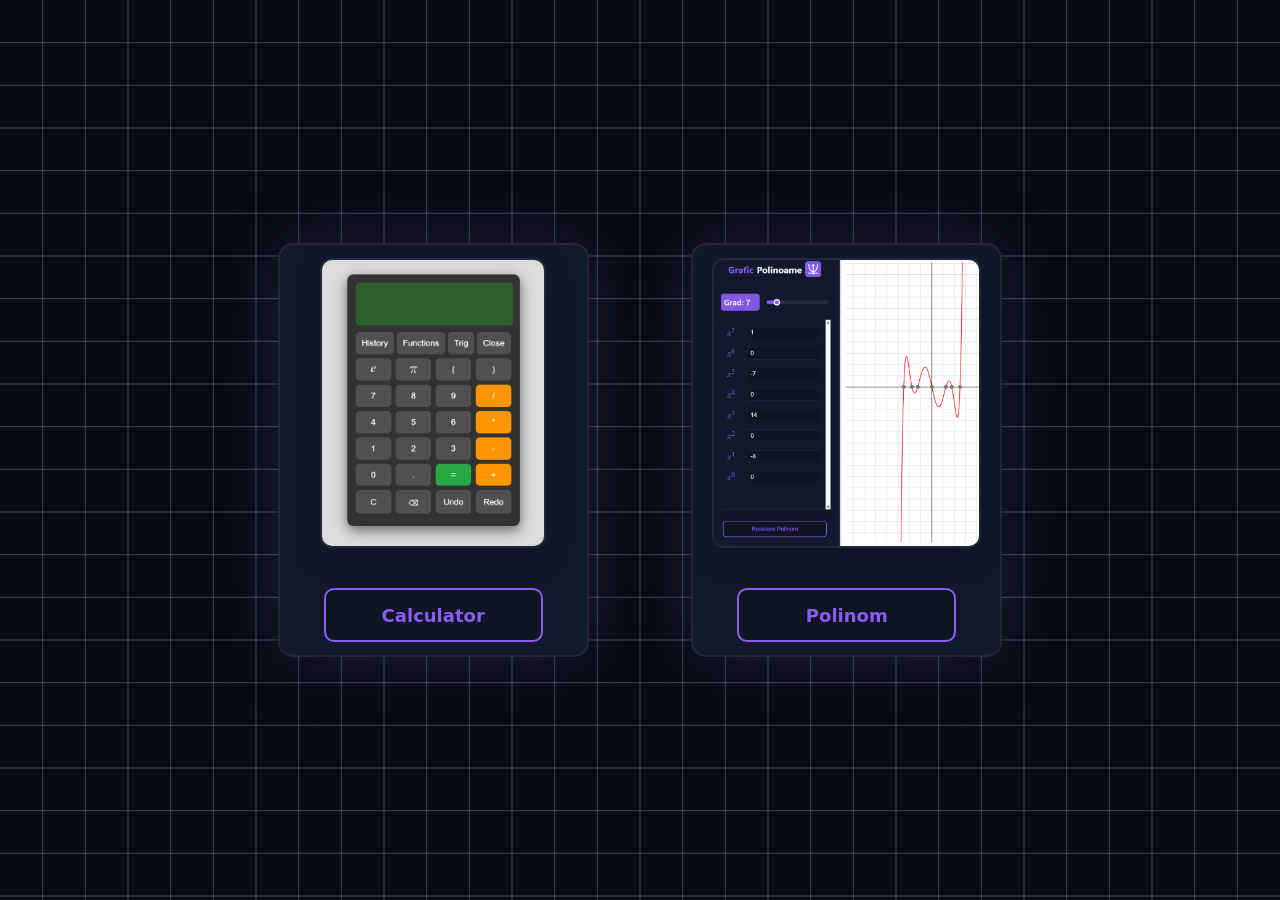
<file: index.html>
<!DOCTYPE html>

<html>

    <head>
        <title> Proiect de atestat </title>
        <link href = "style.css" rel = "stylesheet"/>
    </head>

    <body>
        <canvas> </canvas>

        <div id = 'card-container'>
            <div class = 'card'>
                <img src = 'calculator_cover.png'/>
                <a href = 'calculator.html'> Calculator </a>
            </div>

            <div class = 'card'>
                <img src = 'polinom_cover.png'/>
                <a href = 'poly.html'> Polinom </a>
            </div>
        </div>

    </body>

    <script>
        const canvas = document.querySelector('canvas');
        const ctx = canvas.getContext('2d');
        
        canvas.width = canvas.offsetWidth;
        canvas.height = canvas.offsetHeight;

        ctx.lineWidth = 1;
        ctx.fillStyle = 'hsl(224, 37%, 5%)';
        ctx.strokeStyle = 'rgba(171, 205, 239, 0.3)';

        ctx.fillRect(0, 0, canvas.width, canvas.height);

        const grid_size = {
            x: 30, y: 30 * canvas.height / canvas.width
        };
        
        ctx.beginPath();

        const delta_x = canvas.width / grid_size.x;
        const delta_y = canvas.height / grid_size.y;
        let x = delta_x, y = delta_y;

        while(x < canvas.width){
            ctx.moveTo(x, 0);
            ctx.lineTo(x, canvas.height);
            x += delta_x;
        }
       
        while(y < canvas.height){
            ctx.moveTo(0, y);
            ctx.lineTo(canvas.width, y);
            y += delta_y;
        }
            
        ctx.stroke();
        
    </script>

</html>
</file>
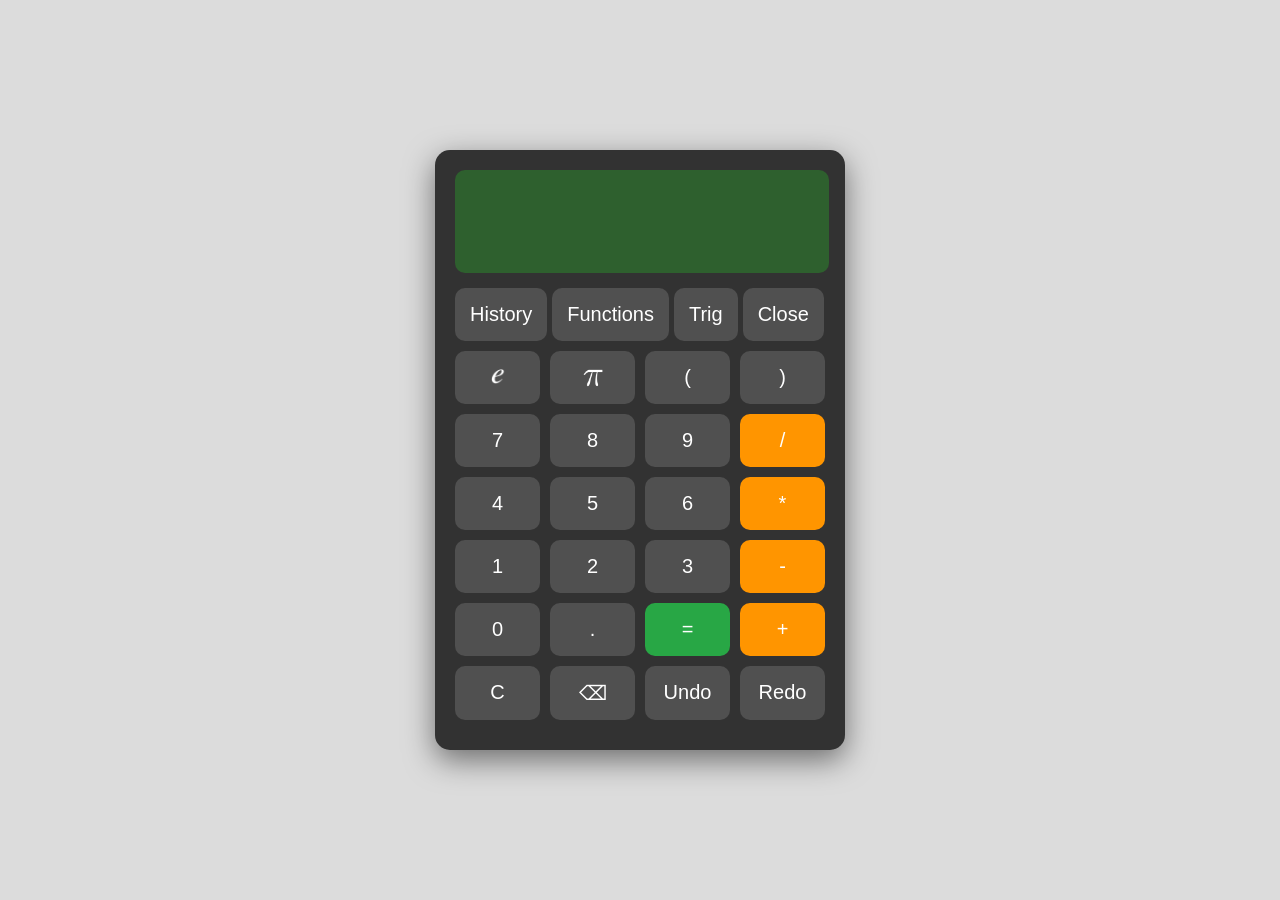
<file: calculator.html>
<!DOCTYPE html>
<html lang="en">
<head>
    <title>Scientific Calculator</title>
    <link href = "calc_style.css" rel = "stylesheet"/>
</head>

<body>
    <div id="calculator">

        <input id="display" readonly>

        <div class="top-bar">
            <button onclick="open_history()">History</button>
            <button id="func-btn">Functions</button>
            <button id="trig-btn">Trig</button>
            <button id="close-table-btn">Close</button>
        </div>

        <div class="grid">

            <button onclick= "appendToDisplay('2.7183')" style = "position: relative;">
                <img src = "euler e icon.png" style = "position: absolute; width:28px;
                    top: 50%; left: 50%; translate: -50% -50%; 
                    aspect-ratio: 1 / 1; filter: brightness(1.4);
                "/>
            </button>

            <button onclick= "appendToDisplay('3.1415')" style = "position: relative;">
                <img src = "pi icon.png" style = "position: absolute; width: 20px;
                    top: 50%; left: 50%; translate: -50% -50%; 
                    aspect-ratio: 1 / 1; filter: brightness(1.4);
                "/>
            </button>

            <button id = "open-bracket-btn"></button>
            <button id = "close-bracket-btn"></button>

            <button onclick="appendToDisplay('7')">7</button>
            <button onclick="appendToDisplay('8')">8</button>
            <button onclick="appendToDisplay('9')">9</button>
            <button class="operator" onclick="appendToDisplay('/')">/</button>

            <button onclick="appendToDisplay('4')">4</button>
            <button onclick="appendToDisplay('5')">5</button>
            <button onclick="appendToDisplay('6')">6</button>
            <button class="operator" onclick="appendToDisplay('*')">*</button>

            <button onclick="appendToDisplay('1')">1</button>
            <button onclick="appendToDisplay('2')">2</button>
            <button onclick="appendToDisplay('3')">3</button>
            <button class="operator" onclick="appendToDisplay('-')">-</button>

            <button onclick="appendToDisplay('0')">0</button>
            <button onclick="appendToDisplay('.')">.</button>
            <button class="equal">=</button>
            <button class="operator" onclick="appendToDisplay('+')">+</button>

            <button onclick="clearDisplay()">C</button>
            <button onclick="deleteChar()">⌫</button>
            <button onclick="undoAction()">Undo</button>
            <button onclick="redoAction()">Redo</button>
        </div>
    </div>

    <div id="func-table" class="panel">
        <button onclick="raise_to_power(2)">x²</button>
        <button onclick="raise_to_power(3)">x³</button>
        <button onclick="raise_to_power(-1)">1/x</button>
        <button onclick="root(2)">√</button>
        <button onclick="root(3)">∛</button>
        <button onclick="factorial()">n!</button>
        <button onclick="absoluteValue()">|x|</button>
        <button onclick="exponentiate(2)">2<sup>x</sup></button>
        <button onclick = "exponentiate(10)">10<sup>x</sup></button>
        <button onclick="log(10)">log<sub>10</sub></button>
        <button onclick="log(2)">log<sub>2</sub></button>
        <button onclick="log(2.718)">ln</button>
    </div>

    <div id="trig-table" class="panel">
        <button onclick="Sin()">sin</button>
        <button onclick="Cos()">cos</button>
        <button onclick="Tan()">tan</button>
        <button onclick="Cot()">cot</button>
        <button onclick="Sec()">sec</button>
        <button onclick="Cosec()">cosec</button>
        <button onclick="Arcsin()">asin</button>
        <button onclick="Arccos()">acos</button>
        <button onclick="Arctan()">atan</button>
        <button onclick="Arccot()">acot</button>
        <button onclick="ConvertRad()">→Rad</button>
        <button onclick="ConvertDeg()">→Deg</button>
    </div>

    <div id="history-tab">
        <div id = "history-bar">
            <button onclick="close_history()">Back</button>
            <button onclick="clear_history()">Clear</button>
            <button onclick="delete_last_from_history()">Delete Last</button>
        </div>

        <div id = "history-btn-grid"> </div>
    </div>


    <script src="calc_script.js"></script>

</body>

</html>
</file>
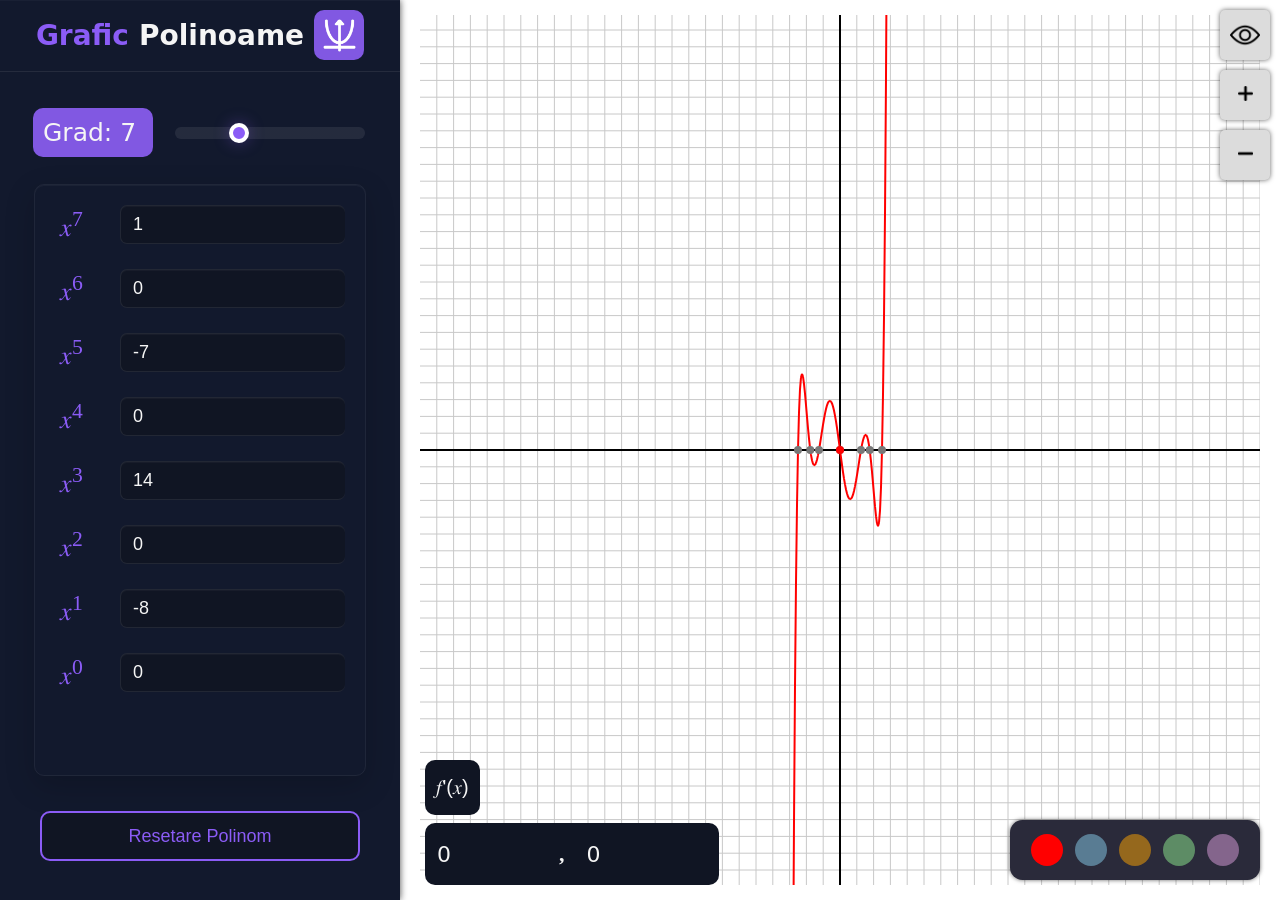
<file: poly.html>
<!DOCTYPE html>

<html>
    <head>
        <title> Rezolvare polinoame </title>
        <link rel = "stylesheet" href = "poly_style.css"> </link>
    </head>

    <body>
        <div id = "input-container"> 
            <div style = 'display: flex; flex-direction: row; gap: 10px;
            width: 100%; align-items: center; justify-content: center;
            border-bottom: 1px solid rgba(255,255,255,0.08);
            box-shadow: inset 0 1px 0 rgba(255,255,255,0.03);
            margin-bottom: 10px;
            '>
                <h1 style = 'color: #8B5CF6; font-family: system-ui; 
                font-size: 28px'> Grafic </h1>

                <h1 style = 'color: whitesmoke; font-family: system-ui;
                font-size: 28px;'> Polinoame </h1>

                <div id = 'logo'> 
                    <img src = 'parabola.png' />
                </div>
            </div>

            <div id = "range-container">
                <h1> Grad: 7 </h1>
                <input type = "range" max = "20" min = "1" value = "7"> </input>
            </div>

            <div id = "coef-container"> </div>

            <button id = "reset-btn"> Resetare Polinom </button>
        </div>

        <canvas id = "canvas"> </canvas>

        <button id = 'see-sol-btn' class = 'side-btn'> 
            <img src = 'view.png' style = 'width: 30px; aspect-ratio: 1 / 1;'/>
        </button>

        <button id = 'zoom-in-btn' class = 'side-btn'> 
            <img src = 'plus_icon.png' style = 'width: 15px; aspect-ratio: 1 / 1;'/>
        </button>

        <button id = 'zoom-out-btn' class = 'side-btn'> 
            <img src = 'minus_icon.png' style = 'width: 15px; aspect-ratio: 1 / 1;'/>
        </button>

        <div id = 'color-selector'> 
            <button id = 'btn-red' style = 'background-color: red;'> </button>

            <button id = 'btn-skyblue' style = 'background-color: skyblue; opacity: 0.5;'> 
            </button>

            <button id = 'btn-orange' style = 'background-color: orange; opacity: 0.5;'> 
            </button>

            <button id = 'btn-lightgreen' style = 'background-color: lightgreen; opacity: 0.5;'> 
            </button>

            <button id = 'btn-plum' style = 'background-color: plum; opacity: 0.5;'> 
            </button>
        </div>

        <div id = 'x-input-container'>
            <input type = 'text' maxlength = "6" value = '0' />
            <h2>,</h2>
            <input type = 'text' value = '0' readonly style = 'pointer-events: none;'/>
        </div>

        <button id = 'derivative-btn'>&#119891'(&#119909)</button>

        <div id = "solution-holder"> 
            <h1> Radaciniile </h1>
        </div>

    </body>

    <script src = "poly_script.js"> </script>

</html>
</file>
<file: style.css>
body {
    height: 100vh;
    margin: 0px;
}

#card-container {
    position: fixed;
    width: 100%; height: 100%;
    top: 50%; left: 50%;
    translate: -50% -50%;
    display: flex; gap: 8%;
    flex-direction: row;
    align-items: center;
    justify-content: center;
}

.card {
    display: flex; gap: 15px;
    flex-direction: column;
    align-items: center;
    justify-content: center;
    width: 24%; aspect-ratio: 3 / 4;
    background-color: #12192D;
    border-radius: 15px;
    transition: transform 0.1s linear;
    border: 2px solid rgba(255,255,255,0.06);
    box-shadow: 0 0 70px rgba(139, 92, 246, 0.2);;
    backdrop-filter: blur(70px);
}
.card:hover {
    transform: scale(1.1);
}

.card img {
    height: 70%;
    border-radius: 12px;
    border: 2px solid rgba(255,255,255,0.06);
    box-shadow:inset 0 2px 0 rgba(255,255,255,0.04),
        0 10px 30px rgba(0,0,0,0.18);
}

.card a {
    width: 70%; height: 50px;
    color: #8B5CF6;
    background-color: #101523;
    border: 2px solid #8B5CF6;
    border-radius: 10px;
    cursor: pointer;
    margin-top: 25px;
    display: flex; flex-direction: column;
    justify-content: center;
    align-items: center;
    text-decoration: none;
    font-size: 18px;
    font-family: system-ui;
    font-weight: 600;
}

canvas {
    position: fixed;
    top: 0; left: 0;
    width: 100%; height: 100%;
}
</file>
<file: calc_style.css>
body {
    background: rgb(220, 220, 220);
    height: 100vh;
    margin: 0px;
}

#calculator {
    background: rgb(50, 50, 50);
    padding: 20px;
    border-radius: 15px;
    box-shadow: 0 10px 30px rgba(0,0,0,0.5);
    width: 370px; height: 560px;
    position: fixed;
    top: 50%; left: 50%;
    translate: -50% -50%;
    user-select: none;
}

#display {
    width: 100%; height: 18%;
    font-size: 30px;
    margin-bottom: 15px;
    border-radius: 10px; border: none;
    text-align: left; text-indent: 5%;
    background: hsl(120, 35%, 28%);
    color: white; pointer-events: none;
}

.grid {
    display: grid;
    grid-template-columns: repeat(4, 1fr);
    gap: 10px;
}

button {
    padding: 15px;
    font-size: 20px;
    border: none;
    border-radius: 10px;
    cursor: pointer;
    background: rgb(80, 80, 80);
    color: white;
    transition: 0.2s;
}

button:hover {
    background: rgb(105, 105, 105);
}

.operator {
    background: #ff9500;
}

.equal {
    background: #28a745;
}

.top-bar {
    display: flex;
    gap: 5px;
    margin-bottom: 10px;
}

.panel {
    display: none;
    position: fixed;
    top: 50%; left: 50%;
    translate: -50% -50%;
    background: #2c2c3e;
    padding: 30px; border-radius: 15px;
    box-shadow: 0 10px 30px rgba(0,0,0,0.7);
    grid-template-columns: repeat(3, 1fr);
    gap: 10px; user-select: none;
}

@keyframes fade-in{
    from{ opacity: 0; }to{opacity: 1; }
}

@keyframes fade-out{
    from{ opacity: 1; }to{opacity: 0; }
}


#history-tab {
    width: 400px;
    display: none;
    position: absolute;
    top: 50%; left: 50%;
    transform: translate(-50%, -50%);
    background: #2c2c3e;
    padding: 20px;
    padding-left: 0; padding-right: 0;
    border-radius: 15px;
    user-select: none;
}

.hist-grid-btn {
    background: #555;
}

#history-btn-grid {
    margin-top: 20px;
    display: flex;
    flex-direction: column;
    align-items: center;
}

#history-btn-grid button {
    width: 100%; height: 60px;
    border-radius: 0px;
    background-color: transparent;
    transition: 0.1s; font-size: 25px;
}

#history-btn-grid button:hover {
    background-color: hsl(240, 17%, 30%);
}

#history-bar {
    display: flex; gap: 15px;
    flex-direction: row;
    justify-content: center;
}
</file>
<file: poly_style.css>
#body {
    margin: 0;
}

h1, h2, h3, button {
    user-select: none;
}

#input-container {
    position: fixed;
    top: 0; left: 0;
    width: 400px; height: 100vh;
    background-color: #12192D;
    box-shadow: 0 0 7px rgba(0, 0, 0, 0.7);
    display: flex; gap: 10px;
    flex-direction: column;
    align-items: center;
}

canvas {
    position: fixed;
    right: 20px; top: 15px;
    height: calc(100vh - 30px);
    width: calc(100vw - 440px);
    transition: filter 0.1s linear, opacity 0.1s linear;
}

#reset-btn {
    width: 80%; height: 50px;
    color: #8B5CF6;
    background-color: hsl(224, 39%, 10%);
    border: 2px solid #8B5CF6;
    border-radius: 10px;
    font-size: 18px;
    cursor: pointer;
    margin-top: 25px;
    transition: filter 0.1s linear, transform 0.1s linear;
}
#reset-btn:hover{
    filter: brightness(1.2);
    transform: scale(1.1);
}

#range-container{
    display: flex; gap: 20px;
    flex-direction: row;
    align-items: center; 
    justify-content: center;
}

#range-container h1 {
    font-size: 25px;
    font-family: system-ui;
    color: whitesmoke;
    font-weight: 500;
    min-width: 100px;
    background-color: #8158e2;
    padding: 10px; border-radius: 10px;
}

#range-container input {
    --progress: 0%;
    -webkit-appearance: none;
    appearance: none;
    width: 190px;
    height: 12px;
    border-radius: 999px;
    cursor: pointer;
    outline: none;
    background: transparent;
    transition: 0.2s;
}

#range-container input::-webkit-slider-thumb {
   -webkit-appearance: none;
    width: 20px; height: 20px;
    border-radius: 50%;
    background: #8B5CF6;
    border: 4px solid white;
    cursor: pointer;
    box-shadow: 0 0 16px rgba(139,92,246,0.35);
    translate: 0 -20%;
}

#range-container input::-webkit-slider-runnable-track {
    height: 12px;
    border-radius: 999px;
    background:linear-gradient(
        to right,
        #8B5CF6 0%,
        #8B5CF6 var(--progress),
        rgba(255,255,255,0.08) var(--progress),
        rgba(255,255,255,0.08) 100%
    );
}


#coef-container {
    overflow-y: scroll;
    height: calc(100% - 350px);
    border: 1px solid rgba(255,255,255,0.06);
    box-shadow:inset 0 1px 0 rgba(255,255,255,0.04),
        0 10px 30px rgba(0,0,0,0.18);
    border-radius: 10px;
    padding: 20px; padding-left: 25px;
    display: flex; gap: 25px;
    flex-direction: column;
}

.coef-input {
    display: flex;
    flex-direction: row;
    align-items: center;
    gap: 25px;
}
.coef-input h1 {
    color: #8B5CF6;
    font-size: 26px;
    font-weight: lighter;
    width: 35px;
    padding: 0; margin: 0;
}
.coef-input input {
    background-color: #101523;
    outline: none; color: whitesmoke;
    border-radius: 7px;
    border: 1px solid rgba(255,255,255,0.08);
    box-shadow: inset 0 1px 0 rgba(255,255,255,0.03);
    height: 35px; width: 220px;
    text-indent: 10px;
    font-size: 18px;
    border-right: 0;
}

#solution-holder {
    display: none;
    position: fixed; width: 400px;
    top: 50%; left: calc(50% + 200px);
    translate: -50% -50%;
    background-color: #2c2c3e;
    box-shadow: 0 0 5px rgba(0, 0, 0, 0.8);
    border-radius: 15px;
    flex-direction: column; gap: 15px;
    align-items: center;
    justify-content: center;
    padding-top: 15px; padding-bottom: 20px;
}

#solution-holder h1 {
    font-size: 28px;
    padding: 0; margin: 0;
    margin-bottom: 15px;
    color: whitesmoke;
}

@keyframes fade-in{
    from{ opacity: 0; }to{opacity: 1; }
}

@keyframes fade-out{
    from{ opacity: 1; }to{opacity: 0; }
}

.solution-header {
    position: fixed;
    background-color: rgb(240, 240, 240);
    border-radius: 10px;
    box-shadow: 0 0 4px rgba(0, 0, 0, 0.7);
    padding: 10px; font-size: 16px;
}

.side-btn {
    position: fixed; cursor: pointer;
    width: 50px; height: 50px;
    background-color: rgb(220, 220, 220);
    border-radius: 5px; border: none;
    box-shadow: 0 0 5px rgba(0, 0, 0, 0.6);
    transition: filter 0.1s linear, opacity 0.1s linear;
}
.side-btn:hover {
    filter: brightness(1.05);
}

#see-sol-btn {
    top: 10px; right: 10px;
    display: flex;
    flex-direction: column;
    align-items: center;
    justify-content: center;
}

#zoom-in-btn {
    top: 70px; right: 10px;
}

#zoom-out-btn {
    top: 130px; right: 10px;
}

.solution-display {
    padding: 0px; margin: 0px;
    color: whitesmoke;
}


#color-selector {
    position: fixed;
    bottom: 20px; right: 20px;
    width: 250px; height: 60px;
    background-color: #2a2a3a;
    border-radius: 12.5px;
    display: flex; gap: 12px;
    flex-direction: row;
    align-items: center;
    justify-content: center;
    box-shadow: 0 0 4px rgba(0, 0, 0, 0.6);
}
#color-selector button {
    position: relative;
    width: 32px; height: 32px;
    border-radius: 50%;
    border: none; cursor: pointer;
}

#logo {
    width: 50px; height: 50px;
    background-color: #8158e2;
    border-radius: 10px;
    display: flex;
    align-items: center;
    justify-content: center;
}
#logo img {
    width: 70%; height: 70%;
}

#x-input-container {
    position: fixed;
    left: 425px; bottom: 15px;
    display: flex;
    flex-direction: row;
    align-items: center;
    justify-content: center;
    background-color: #101523;
    border-radius: 10px;
    padding: 5px 10px;
}

#x-input-container input {
    width: 120px;height: 50px;
    outline: none; border: none;
    background-color: transparent;
    font-size: 22px;
    font-weight: normal;
    font-family: system-ui;
    color: whitesmoke;
}
#x-input-container h2 {
    margin: 0; padding: 0;
    padding-right: 20px;
    font-size: 22px;
    color: whitesmoke;
}

#derivative-btn {
    position: fixed;
    left: 425px; bottom: 85px;
    color: whitesmoke;
    background-color: #101523;
    border-radius: 10px; border: none;
    font-size: 20px; cursor: pointer;
    width: 55px; aspect-ratio: 1 / 1;
    transition: transform 0.1s linear;
}
#derivative-btn:hover {
    transform: scale(1.1);
}
</file>
